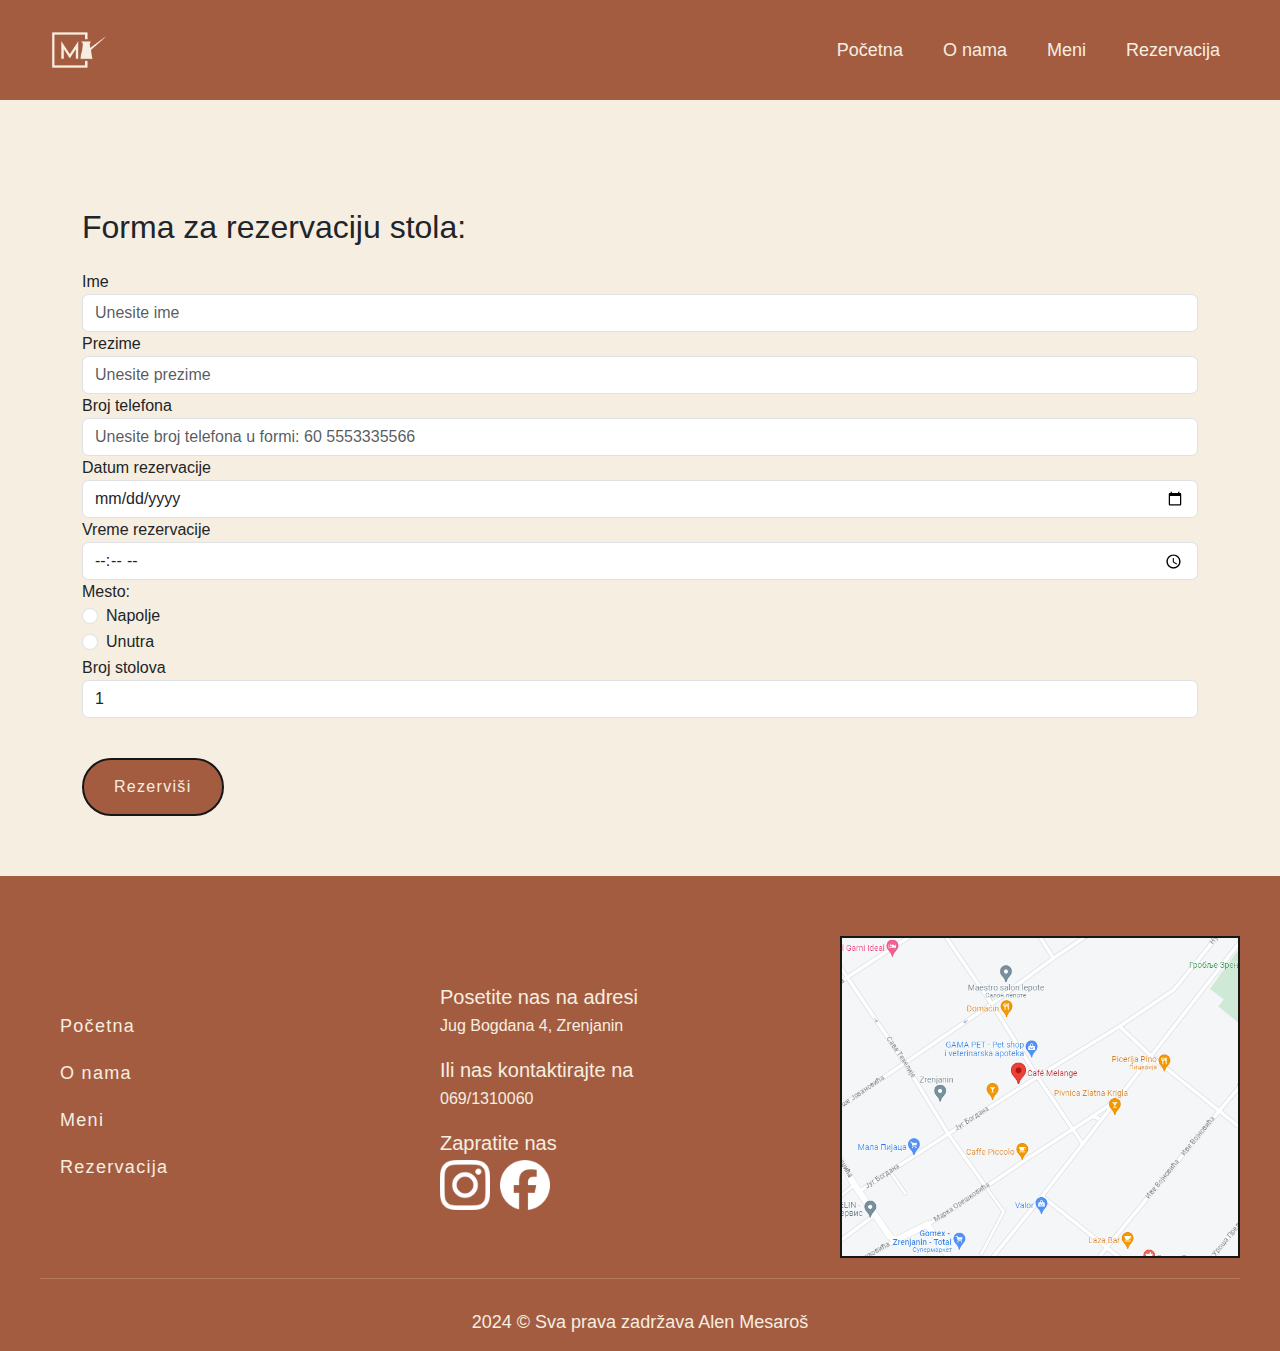
<file: kontaktirajte-nas.html>
<!DOCTYPE html>
<html lang="en">
  <head>
    <meta charset="UTF-8" />
    <meta name="viewport" content="width=device-width, initial-scale=1.0" />
    <link rel="shortcut icon" href="./slike/favicon.png" type="image/x-icon" />
    <link rel="stylesheet" href="./bootstrap-5.3.3-dist/css/bootstrap.css" />
    <link rel="stylesheet" href="style.css" />
    <link rel="stylesheet" href="phone.css" />
    <title>Kontaktirajte nas | Najbolja kafa u Zrenjaninu!</title>
    <meta name="description" content="Melange - kafić sa najboljom kafom u gradu! - Rezervišite sto kod nas!">
    <meta name="author" content="Alen Mesaroš">
  </head>
  <body>
    <nav id="navigacija">
      <div class="flex-kontejner">
        <div class="logo">
          <a href="#">
            <img src="./slike/logok.png" alt="logo kafica Melange" />
          </a>
        </div>
        <div class="hamb-meni">
          <img
            src="./slike/menu.png"
            alt="ikonica za otvaranje hamburger menija"
          />
        </div>
        <div class="navigacioni-meni">
          <div class="navigacioni-link">
            <a href="index.html">Početna</a>
            <div class="linija"></div>
          </div>
          <div class="navigacioni-link">
            <a href="o-nama.html">O nama</a>
            <div class="linija"></div>
          </div>
          <div class="navigacioni-link">
            <a href="meni.html">Meni</a>
            <div class="linija"></div>
          </div>
          <div class="navigacioni-link">
            <a href="kontaktirajte-nas.html">Rezervacija</a>
            <div class="linija"></div>
          </div>
        </div>
      </div>
    </nav>
    <section id="forma-za-rezervaciju">
      <div class="container mt-5">
        <h2 class="mb-4">Forma za rezervaciju stola:</h2>
        <form>
          <div class="form-group">
            <label for="ime">Ime</label>
            <input
              type="text"
              class="form-control"
              id="ime"
              placeholder="Unesite ime"
              required
              title="Ime može sadržati samo slova i maksimalno moze biti 30 karaktera dugacko"
            />
          </div>
          <div class="form-group">
            <label for="prezime">Prezime</label>
            <input
              type="text"
              class="form-control"
              id="prezime"
              placeholder="Unesite prezime"
              required
              pattern="[A-Za-zČčĆćĐđŠšŽž\s]{1,30}"
              title="Prezime može sadržati samo slova i maksimalno moze biti 30 karaktera dugacko"
            />
          </div>
          <div class="form-group">
            <label for="telefon">Broj telefona</label>
            <input
              type="tel"
              class="form-control"
              id="telefon"
              placeholder="Unesite broj telefona u formi: 60 5553335566"
              required
              pattern="[0-9]{8,13}"
              title="Broj telefona mora imati između 8 i 13 karaktera"
            />
          </div>
          <div class="form-group">
            <label for="datum">Datum rezervacije</label>
            <input type="date" class="form-control" id="datum" required />
          </div>
          <div class="form-group">
            <label for="vreme">Vreme rezervacije</label>
            <input type="time" class="form-control" id="vreme" required />
          </div>
          <div class="form-group">
            <label>Mesto:</label>
            <div class="form-check">
              <input
                class="form-check-input"
                type="radio"
                name="mesto"
                id="napolje"
                value="napolje"
                title="Izaberite bar jednu od opcija"
                required
              />
              <label class="form-check-label" for="napolje"> Napolje </label>
            </div>
            <div class="form-check">
              <input
                class="form-check-input"
                type="radio"
                name="mesto"
                id="unutra"
                title="Izaberite bar jednu od opcija"
                value="unustra"
              />
              <label class="form-check-label" for="unutra"> Unutra </label>
            </div>
          </div>
          <div class="form-group">
            <label for="brojStolova">Broj stolova</label>
            <input
              type="number"
              class="form-control"
              id="brojStolova"
              min="1"
              max="10"
              value="1"
              required
            />
          </div>
          <button type="submit" class="glavno-dugme">Rezerviši</button>
        </form>
      </div>
    </section>
    <section id="footer">
      <div class="kontejner">
        <div class="footer-grid-omotac">
          <div class="footer-meni">
            <a href="index.html" class="footer-link">Početna</a>
            <a href="o-nama.html" class="footer-link">O nama</a>
            <a href="meni.html" class="footer-link">Meni</a>
            <a href="kontaktirajte-nas.html" class="footer-link">Rezervacija</a>
          </div>
          <div class="kontakt-informacije">
            <h4>Posetite nas na adresi</h4>
            <p>Jug Bogdana 4, Zrenjanin</p>
            <h4>Ili nas kontaktirajte na</h4>
            <p>069/1310060</p>
            <h4>Zapratite nas</h4>
            <div class="socijalne-mreze">
              <div class="social-ikonica">
                <a
                  href="https://www.instagram.com/melange.023/"
                  target="_blank"
                >
                  <img
                    src="./slike/insta.jpg"
                    alt="ikonica instagrama koja vodi na instagram melange-a"
                  />
                </a>
              </div>
              <div class="social-ikonica">
                <a
                  href="https://www.facebook.com/cafemelange023"
                  target="_blank"
                >
                  <img
                    src="./slike/fb.png"
                    alt="ikonica facebooka koja vodi na facebook profil melange-a"
                  />
                </a>
              </div>
            </div>
          </div>
          <div class="mapa">
            <a
              target="_blank"
              href="https://www.google.com/maps/place/Caf%C3%A9+Melange/@45.3734669,20.3994844,17z/data=!3m1!4b1!4m6!3m5!1s0x475adb4dfb0eb55d:0x5d04c1df58b2dfce!8m2!3d45.3734632!4d20.4020593!16s%2Fg%2F1q66nsslh?entry=ttu"
            >
              <img
                src="./slike/mapa.png"
                alt="lokacija Melange lokala u Zrenjaninu"
              />
            </a>
          </div>
        </div>
        <div class="pravna-izjava">
          2024 &#169; Sva prava zadržava Alen Mesaroš
        </div>
      </div>
    </section>
  </body>
  <script src="app.js"></script>
</html>
</file>
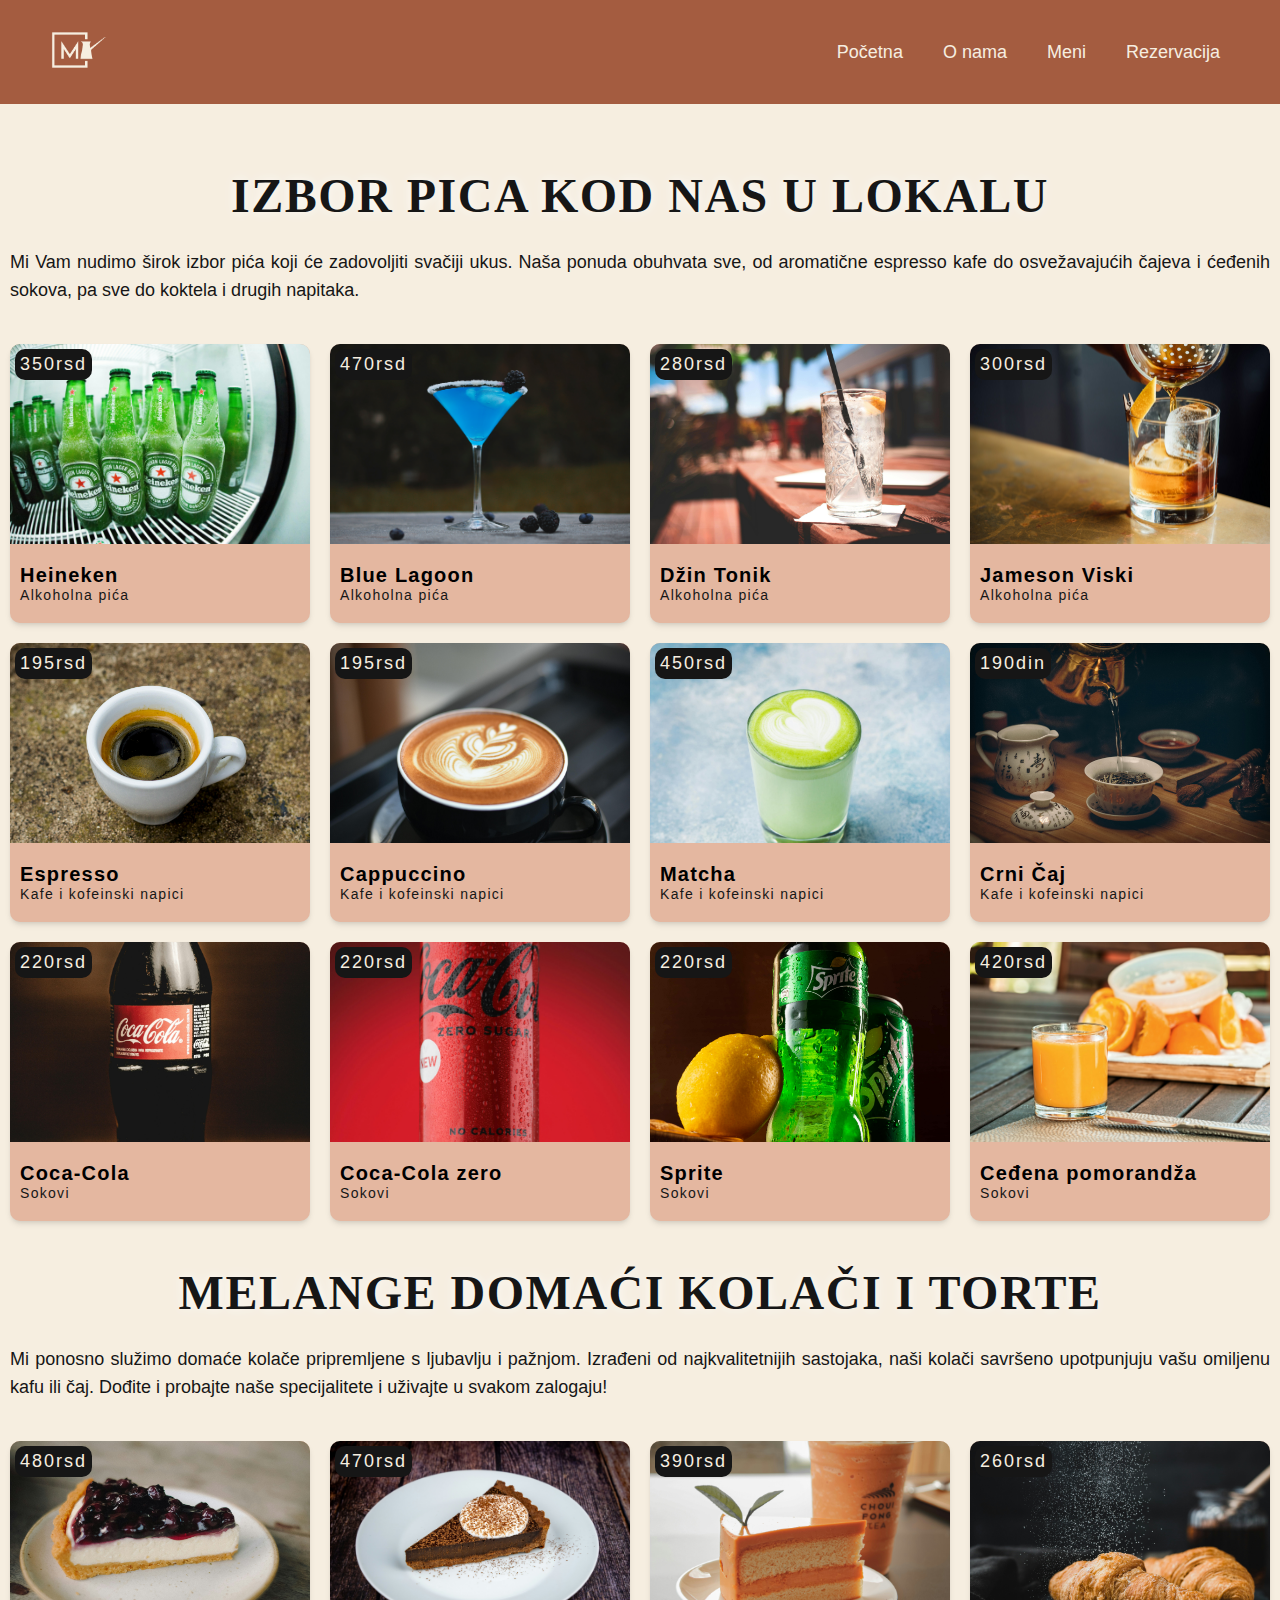
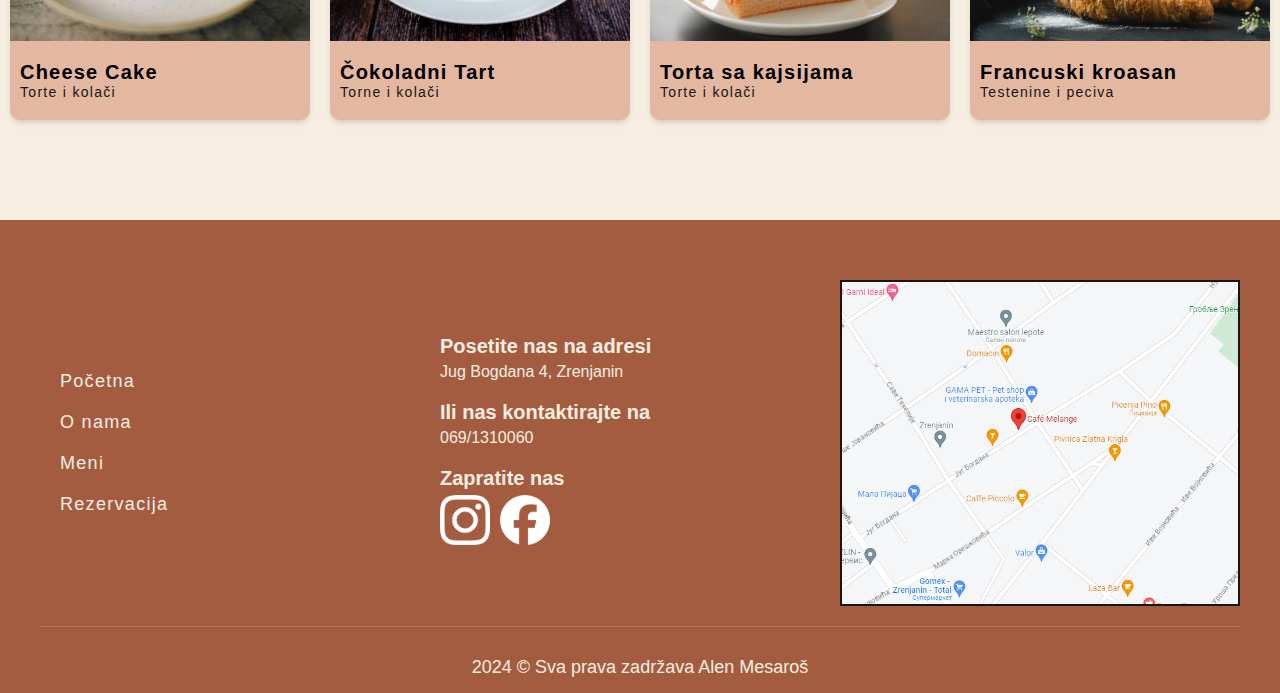
<file: meni.html>
<!DOCTYPE html>
<html lang="en">
  <head>
    <meta charset="UTF-8" />
    <meta name="viewport" content="width=device-width, initial-scale=1.0" />
    <link rel="shortcut icon" href="./slike/favicon.png" type="image/x-icon" />
    <link rel="stylesheet" href="style.css" />
    <link rel="stylesheet" href="phone.css" />
    <title>Melange Meni | Najbolja kafa u Zrenjaninu!</title>
    <meta name="description" content="Melange - kafić sa najboljom kafom u gradu! - Naš meni!">
    <meta name="author" content="Alen Mesaroš">
  </head>
  <body>
    <nav id="navigacija">
      <div class="flex-kontejner">
        <div class="logo">
          <a href="#">
            <img src="./slike/logok.png" alt="logo kafica Melange" />
          </a>
        </div>
        <div class="hamb-meni">
          <img
            src="./slike/menu.png"
            alt="ikonica za otvaranje hamburger menija"
          />
        </div>
        <div class="navigacioni-meni">
          <div class="navigacioni-link">
            <a href="index.html">Početna</a>
            <div class="linija"></div>
          </div>
          <div class="navigacioni-link">
            <a href="o-nama.html">O nama</a>
            <div class="linija"></div>
          </div>
          <div class="navigacioni-link">
            <a href="meni.html">Meni</a>
            <div class="linija"></div>
          </div>
          <div class="navigacioni-link">
            <a href="kontaktirajte-nas.html">Rezervacija</a>
            <div class="linija"></div>
          </div>
        </div>
      </div>
    </nav>

    <section id="meni-pica">
      <div class="kontejner">
        <h2 class="naslov-sekcije">Izbor pica kod nas u lokalu</h2>
        <p class="meni-tekst">
          Mi Vam nudimo širok izbor pića koji će zadovoljiti svačiji ukus. Naša
          ponuda obuhvata sve, od aromatične espresso kafe do osvežavajućih
          čajeva i ćeđenih sokova, pa sve do koktela i drugih napitaka.
        </p>

        <div class="grid-meni">
          <div class="kartica-meni">
            <img
              class="slika-proizvoda"
              src="./slike/alk1.jpg"
              alt="Heineker 0.33l flasa"
            />
            <div class="tekst">
              <h4 class="naziv-proizvoda">Heineken</h4>
              <p class="kategorija">Alkoholna pića</p>
            </div>
            <div class="cena">350rsd</div>
          </div>
          <div class="kartica-meni">
            <img
              class="slika-proizvoda"
              src="./slike/bluelagood.jpg"
              alt="blue lagoon koktel u finoj casi"
            />
            <div class="tekst">
              <h4 class="naziv-proizvoda">Blue Lagoon</h4>
              <p class="kategorija">Alkoholna pića</p>
            </div>
            <div class="cena">470rsd</div>
          </div>
          <div class="kartica-meni">
            <img
              class="slika-proizvoda"
              src="./slike/dzin-tonik.jpg"
              alt="Dzin tonik savrsen za topla leta"
            />
            <div class="tekst">
              <h4 class="naziv-proizvoda">Džin Tonik</h4>
              <p class="kategorija">Alkoholna pića</p>
            </div>
            <div class="cena">280rsd</div>
          </div>
          <div class="kartica-meni">
            <img class="slika-proizvoda" src="./slike/viski.jpg" alt="Savrseno hladan Jameson viski" />
            <div class="tekst">
              <h4 class="naziv-proizvoda">Jameson Viski</h4>
              <p class="kategorija">Alkoholna pića</p>
            </div>
            <div class="cena">300rsd</div>
          </div>
          <div class="kartica-meni">
            <img class="slika-proizvoda" src="./slike/esspresso.jpg" alt="Espresso kafa" />
            <div class="tekst">
              <h4 class="naziv-proizvoda">Espresso</h4>
              <p class="kategorija">Kafe i kofeinski napici</p>
            </div>
            <div class="cena">195rsd</div>
          </div>
          <div class="kartica-meni">
            <img class="slika-proizvoda" src="./slike/duzi-sa.jpg" alt="Cappuccino latte art" />
            <div class="tekst">
              <h4 class="naziv-proizvoda">Cappuccino</h4>
              <p class="kategorija">Kafe i kofeinski napici</p>
            </div>
            <div class="cena">195rsd</div>
          </div>
          <div class="kartica-meni">
            <img
              class="slika-proizvoda"
              src="./slike/zeleni-koktel.jpg"
              alt="Zelena matcha"
            />
            <div class="tekst">
              <h4 class="naziv-proizvoda">Matcha</h4>
              <p class="kategorija">Kafe i kofeinski napici</p>
            </div>
            <div class="cena">450rsd</div>
          </div>
          <div class="kartica-meni">
            <img class="slika-proizvoda" src="./slike/caj.jpg" alt="Topli napitak - caj" />
            <div class="tekst">
              <h4 class="naziv-proizvoda">Crni Čaj</h4>
              <p class="kategorija">Kafe i kofeinski napici</p>
            </div>
            <div class="cena">190din</div>
          </div>
          <div class="kartica-meni">
            <img class="slika-proizvoda" src="./slike/cola.jpg" alt="Coca-Cola" />
            <div class="tekst">
              <h4 class="naziv-proizvoda">Coca-Cola</h4>
              <p class="kategorija">Sokovi</p>
            </div>
            <div class="cena">220rsd</div>
          </div>
          <div class="kartica-meni">
            <img class="slika-proizvoda" src="./slike/cola-zero.jpg" alt="Coca-Cola zero" />
            <div class="tekst">
              <h4 class="naziv-proizvoda">Coca-Cola zero</h4>
              <p class="kategorija">Sokovi</p>
            </div>
            <div class="cena">220rsd</div>
          </div>
          <div class="kartica-meni">
            <img class="slika-proizvoda" src="./slike/sprite.jpg" alt="Sprite" />
            <div class="tekst">
              <h4 class="naziv-proizvoda">Sprite</h4>
              <p class="kategorija">Sokovi</p>
            </div>
            <div class="cena">220rsd</div>
          </div>
          <div class="kartica-meni">
            <img class="slika-proizvoda" src="./slike/cedjena.jpg" alt="Cedjena pomorandža" />
            <div class="tekst">
              <h4 class="naziv-proizvoda">Ceđena pomorandža</h4>
              <p class="kategorija">Sokovi</p>
            </div>
            <div class="cena">420rsd</div>
          </div>
        </div>
        <h2 class="naslov-sekcije">Melange domaći kolači i torte</h2>
        <p class="meni-tekst">
          Mi ponosno služimo domaće kolače pripremljene s ljubavlju i pažnjom.
          Izrađeni od najkvalitetnijih sastojaka, naši kolači savršeno
          upotpunjuju vašu omiljenu kafu ili čaj. Dođite i probajte naše
          specijalitete i uživajte u svakom zalogaju!
        </p>
        <div class="grid-meni">
          <div class="kartica-meni">
            <img
              class="slika-proizvoda"
              src="./slike/chees-cake.jpg"
              alt="Chees-cake torta"
            />
            <div class="tekst">
              <h4 class="naziv-proizvoda">Cheese Cake</h4>
              <p class="kategorija">Torte i kolači</p>
            </div>
            <div class="cena">480rsd</div>
          </div>
          <div class="kartica-meni">
            <img
              class="slika-proizvoda"
              src="./slike/coko-kolaz.jpg"
              alt="cokoladni tart"
            />
            <div class="tekst">
              <h4 class="naziv-proizvoda">Čokoladni Tart</h4>
              <p class="kategorija">Torne i kolači</p>
            </div>
            <div class="cena">470rsd</div>
          </div>
          <div class="kartica-meni">
            <img
              class="slika-proizvoda"
              src="./slike/vocna-torta.jpg"
              alt="Vocna torta sa kajsijama"
            />
            <div class="tekst">
              <h4 class="naziv-proizvoda">Torta sa kajsijama</h4>
              <p class="kategorija">Torte i kolači</p>
            </div>
            <div class="cena">390rsd</div>
          </div>
          <div class="kartica-meni">
            <img class="slika-proizvoda" src="./slike/kroasan.jpg" alt="Francuski kroasan" />
            <div class="tekst">
              <h4 class="naziv-proizvoda">Francuski kroasan</h4>
              <p class="kategorija">Testenine i peciva</p>
            </div>
            <div class="cena">260rsd</div>
          </div>
        </div>
      </div>
    </section>
    <section id="footer">
      <div class="kontejner">
        <div class="footer-grid-omotac">
          <div class="footer-meni">
            <a href="index.html" class="footer-link">Početna</a>
            <a href="o-nama.html" class="footer-link">O nama</a>
            <a href="meni.html" class="footer-link">Meni</a>
            <a href="kontaktirajte-nas.html" class="footer-link">Rezervacija</a>
          </div>
          <div class="kontakt-informacije">
            <h4>Posetite nas na adresi</h4>
            <p>Jug Bogdana 4, Zrenjanin</p>
            <h4>Ili nas kontaktirajte na</h4>
            <p>069/1310060</p>
            <h4>Zapratite nas</h4>
            <div class="socijalne-mreze">
              <div class="social-ikonica">
                <a
                  href="https://www.instagram.com/melange.023/"
                  target="_blank"
                >
                  <img
                    src="./slike/insta.jpg"
                    alt="ikonica instagrama koja vodi na instagram melange-a"
                  />
                </a>
              </div>
              <div class="social-ikonica">
                <a
                  href="https://www.facebook.com/cafemelange023"
                  target="_blank"
                >
                  <img
                    src="./slike/fb.png"
                    alt="ikonica facebooka koja vodi na facebook profil melange-a"
                  />
                </a>
              </div>
            </div>
          </div>
          <div class="mapa">
            <a
              target="_blank"
              href="https://www.google.com/maps/place/Caf%C3%A9+Melange/@45.3734669,20.3994844,17z/data=!3m1!4b1!4m6!3m5!1s0x475adb4dfb0eb55d:0x5d04c1df58b2dfce!8m2!3d45.3734632!4d20.4020593!16s%2Fg%2F1q66nsslh?entry=ttu"
            >
              <img
                src="./slike/mapa.png"
                alt="lokacija Melange lokala u Zrenjaninu"
              />
            </a>
          </div>
        </div>
        <div class="pravna-izjava">
          2024 &#169; Sva prava zadržava Alen Mesaroš
        </div>
      </div>
    </section>
  </body>
  <script src="app.js"></script>
</html>
</file>
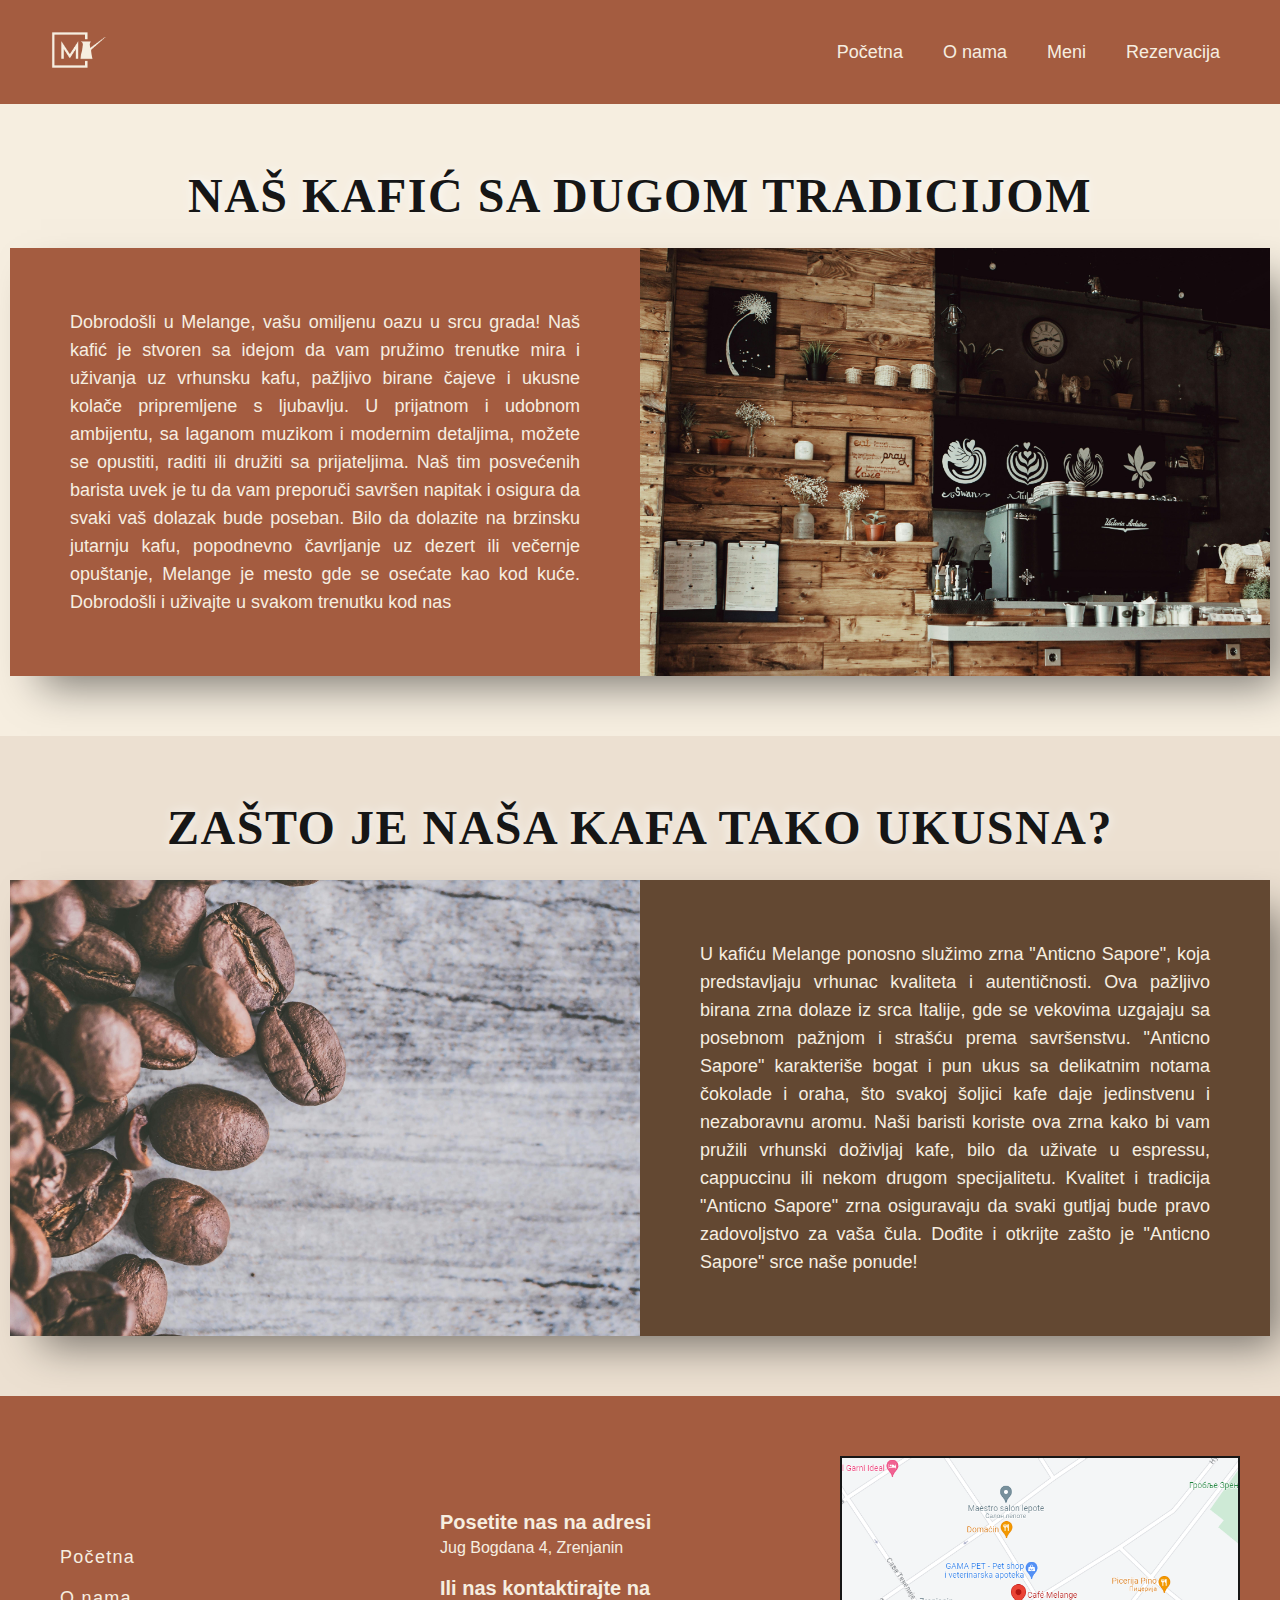
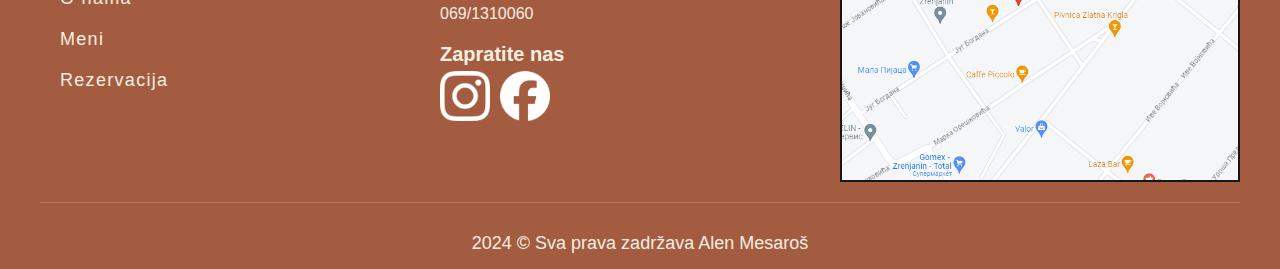
<file: o-nama.html>
<!DOCTYPE html>
<html lang="en">
  <head>
    <meta charset="UTF-8" />
    <meta name="viewport" content="width=device-width, initial-scale=1.0" />
    <link rel="shortcut icon" href="./slike/favicon.png" type="image/x-icon" />
    <link rel="stylesheet" href="style.css" />
    <link rel="stylesheet" href="phone.css" />
    <title>O Melange-u | Najbolja kafa u Zrenjaninu!</title>
    <meta name="description" content="Melange - kafić sa najboljom kafom u gradu! - O nama i o našem zrnu!">
    <meta name="author" content="Alen Mesaroš">
  </head>
  <body>
    <nav id="navigacija">
      <div class="flex-kontejner">
        <div class="logo">
          <a href="#">
            <img src="./slike/logok.png" alt="logo kafica Melange" />
          </a>
        </div>
        <div class="hamb-meni">
          <img
            src="./slike/menu.png"
            alt="ikonica za otvaranje hamburger menija"
          />
        </div>
        <div class="navigacioni-meni">
          <div class="navigacioni-link">
            <a href="index.html">Početna</a>
            <div class="linija"></div>
          </div>
          <div class="navigacioni-link">
            <a href="o-nama.html">O nama</a>
            <div class="linija"></div>
          </div>
          <div class="navigacioni-link">
            <a href="meni.html">Meni</a>
            <div class="linija"></div>
          </div>
          <div class="navigacioni-link">
            <a href="kontaktirajte-nas.html">Rezervacija</a>
            <div class="linija"></div>
          </div>
        </div>
      </div>
    </nav>

    <section id="o-nama">
      <h2 class="naslov-sekcije">Naš kafić sa dugom tradicijom</h2>
      <div class="grid-kartica">
        <div class="strana-sa-tekstom">
          <p class="o-nama-tekst">
            Dobrodošli u Melange, vašu omiljenu oazu u srcu grada! Naš kafić je
            stvoren sa idejom da vam pružimo trenutke mira i uživanja uz
            vrhunsku kafu, pažljivo birane čajeve i ukusne kolače pripremljene s
            ljubavlju. U prijatnom i udobnom ambijentu, sa laganom muzikom i
            modernim detaljima, možete se opustiti, raditi ili družiti sa
            prijateljima. Naš tim posvećenih barista uvek je tu da vam preporuči
            savršen napitak i osigura da svaki vaš dolazak bude poseban. Bilo da
            dolazite na brzinsku jutarnju kafu, popodnevno čavrljanje uz dezert
            ili večernje opuštanje, Melange je mesto gde se osećate kao kod
            kuće. Dobrodošli i uživajte u svakom trenutku kod nas
          </p>
        </div>
        <div class="strana-sa-slikom">
          <img
            class="o-nama-slika"
            src="./slike/kafic.jpg"
            alt="dekoraciona fotografija kafica"
          />
        </div>
      </div>
    </section>
    <section id="o-nasem-zrnu">
      <h2 class="naslov-sekcije">Zašto je naša kafa tako ukusna?</h2>
      <div class="grid-kartica">
        <div class="strana-sa-slikom">
          <img
            class="o-nama-slika"
            src="./slike/kafa-zrno.jpg"
            alt="dekoraciona fotografija zrna kafe"
          />
        </div>
        <div class="strana-sa-tekstom tamnija">
          <p class="o-nama-tekst">
            U kafiću Melange ponosno služimo zrna "Anticno Sapore", koja
            predstavljaju vrhunac kvaliteta i autentičnosti. Ova pažljivo birana
            zrna dolaze iz srca Italije, gde se vekovima uzgajaju sa posebnom
            pažnjom i strašću prema savršenstvu. "Anticno Sapore" karakteriše
            bogat i pun ukus sa delikatnim notama čokolade i oraha, što svakoj
            šoljici kafe daje jedinstvenu i nezaboravnu aromu. Naši baristi
            koriste ova zrna kako bi vam pružili vrhunski doživljaj kafe, bilo
            da uživate u espressu, cappuccinu ili nekom drugom specijalitetu.
            Kvalitet i tradicija "Anticno Sapore" zrna osiguravaju da svaki
            gutljaj bude pravo zadovoljstvo za vaša čula. Dođite i otkrijte
            zašto je "Anticno Sapore" srce naše ponude!
          </p>
        </div>
      </div>
    </section>
    <section id="footer">
      <div class="kontejner">
        <div class="footer-grid-omotac">
          <div class="footer-meni">
            <a href="index.html" class="footer-link">Početna</a>
            <a href="o-nama.html" class="footer-link">O nama</a>
            <a href="meni.html" class="footer-link">Meni</a>
            <a href="kontaktirajte-nas.html" class="footer-link">Rezervacija</a>
          </div>
          <div class="kontakt-informacije">
            <h4>Posetite nas na adresi</h4>
            <p>Jug Bogdana 4, Zrenjanin</p>
            <h4>Ili nas kontaktirajte na</h4>
            <p>069/1310060</p>
            <h4>Zapratite nas</h4>
            <div class="socijalne-mreze">
              <div class="social-ikonica">
                <a
                  href="https://www.instagram.com/melange.023/"
                  target="_blank"
                >
                  <img
                    src="./slike/insta.jpg"
                    alt="ikonica instagrama koja vodi na instagram melange-a"
                  />
                </a>
              </div>
              <div class="social-ikonica">
                <a
                  href="https://www.facebook.com/cafemelange023"
                  target="_blank"
                >
                  <img
                    src="./slike/fb.png"
                    alt="ikonica facebooka koja vodi na facebook profil melange-a"
                  />
                </a>
              </div>
            </div>
          </div>
          <div class="mapa">
            <a
              target="_blank"
              href="https://www.google.com/maps/place/Caf%C3%A9+Melange/@45.3734669,20.3994844,17z/data=!3m1!4b1!4m6!3m5!1s0x475adb4dfb0eb55d:0x5d04c1df58b2dfce!8m2!3d45.3734632!4d20.4020593!16s%2Fg%2F1q66nsslh?entry=ttu"
            >
              <img
                src="./slike/mapa.png"
                alt="lokacija Melange lokala u Zrenjaninu"
              />
            </a>
          </div>
        </div>
        <div class="pravna-izjava">
          2024 &#169; Sva prava zadržava Alen Mesaroš
        </div>
      </div>
    </section>
  </body>
  <script src="app.js"></script>
</html>
</file>
<file: style.css>
* {
  margin: 0;
  padding: 0;
  box-sizing: border-box;
}

body {
  background-color: #f6eee0;
  font-family: "Gill Sans", "Gill Sans MT", Calibri, "Trebuchet MS", sans-serif;
  --sb-track-color: #f6eee0;
  --sb-thumb-color: #a45c40;
  --sb-size: 10px;
}

body::-webkit-scrollbar {
  width: var(--sb-size);
}

body::-webkit-scrollbar-track {
  background: var(--sb-track-color);
  border-radius: 3px;
}

body::-webkit-scrollbar-thumb {
  background: var(--sb-thumb-color);
  border-radius: 3px;
  border: 1px solid #ffffff;
}

.flex-kontejner {
  max-width: 1260px;
  margin: auto;
  display: flex;
  padding: 10px 20px;
  justify-content: space-between;
  align-items: center;
}

#navigacija {
  background-color: #a45c40;
}

.logo {
  max-width: 80px;
}

.logo img {
  width: 100%;
}

.hamb-meni {
  width: 40px;
  display: none;
}

.hamb-meni img {
  width: 100%;
  height: 100%;
}

.navigacioni-meni {
  display: flex;
  flex-direction: row;
  justify-content: center;
  align-items: center;
  margin-right: 10px;
}

.navigacioni-link {
  padding: 5px;
  margin: 0px 15px 0px 15px;
  position: relative;
}

.navigacioni-link a {
  text-decoration: none;
  color: #f6eee0;
  font-size: 18px;
  font-family: "Gill Sans", "Gill Sans MT", Calibri, "Trebuchet MS", sans-serif;
}

.navigacioni-link .linija {
  width: 0%;
  height: 2px;
  border-radius: 10px;
  background-color: #f6eee0;
  position: absolute;
  bottom: 0;
  left: 0;
  transition: all 0.4s ease-in-out;
}

.navigacioni-link:hover .linija {
  width: 100%;
}

#hero-sekcija {
  padding: 60px 40px;
}

.kontejner {
  max-width: 1260px;
  margin: auto;
}

.grid-omotac-hero {
  display: grid;
  grid-template-columns: repeat(2, 1fr);
  height: 70vh;
}

/* ovo "ne utice" na levu stranu jer leva strana zapravo ima samo jedan child element */
.grid-leva-strana,
.grid-desna-strana {
  display: flex;
  flex-direction: column;
  justify-content: center;
  align-items: center;
}

.grid-desna-strana {
  position: relative;
  overflow: hidden;
  padding-right: 60px;
}

.glavni-tekst-omotac {
  padding: 10px 80px 10px 40px;
  color: #161616;
}

.glavni-naslov {
  font-size: 64px;
  font-family: "Times New Roman", Times, serif;
  font-weight: bold;
  letter-spacing: 1.5px;
  line-height: 64px;
  margin-bottom: 20px;
  animation: uletTekstaSDesna 0.8s ease-in-out;
}

.glavni-tekst {
  font-size: 18px;
  font-family: "Segoe UI", Tahoma, Geneva, Verdana, sans-serif;
  text-align: justify;
  margin-bottom: 60px;
  line-height: 28px;
  animation: uletTekstaSDesna 1.2s ease-in-out;
}

.glavno-dugme {
  padding: 15px 30px;
  background-color: #a45c40;
  color: #f6eee0;
  border-radius: 30px;
  border: 2px solid #161616;
  text-decoration: none;
  font-family: "Segoe UI", Tahoma, Geneva, Verdana, sans-serif;
  letter-spacing: 1.3px;
  transition: all 0.4s ease-in-out;
}

.glavno-dugme:hover {
  color: #161616;
  background-color: #e4b7a0;
  border-color: #a45c40;
}

.slajder {
  width: 100%;
  height: 50%;
  display: flex;
  justify-content: center;
  align-items: center;
}

.slajdovi {
  width: 400%;
  height: 100%;
  display: flex;
  position: relative;
}

.slajd {
  width: 100%;
  height: 100%;
  position: absolute;
  top: 0;
  left: 0;
  opacity: 0;
  transition: opacity 1s ease;
}

.slajd.aktivan {
  opacity: 1;
  position: relative;
}

.slajder-slika {
  width: 100%;
  height: 100%;
  object-fit: cover;
  object-position: center;
  -webkit-box-shadow: 20px 20px 40px -11px rgba(0, 0, 0, 0.5);
  -moz-box-shadow: 20px 20px 40px -11px rgba(0, 0, 0, 0.5);
  box-shadow: 20px 20px 40px -11px rgba(0, 0, 0, 0.5);
  animation: upadSlike 1.2s ease-in-out;
}

#eventovi {
  background-color: #e4b7a0;
  padding: 60px 40px;
}

.naslov-sekcije {
  font-size: 48px;
  text-transform: uppercase;
  text-shadow: 0 0 15px rgba(255, 255, 255, 0.5),
    0 0 10px rgba(255, 255, 255, 0.5), 7px 40px 3px rgba(41, 18, 11, 0);
  color: #161616;
  text-align: center;
  font-family: "Times New Roman", Times, serif;
  font-weight: bold;
  letter-spacing: 1.5px;
  line-height: 64px;
  margin-bottom: 20px;
}

.event-grid-omotac {
  margin-top: 40px;
  display: grid;
  grid-template-columns: repeat(auto-fit, minmax(350px, 1fr));
  grid-gap: 16px;
}

.kartica {
  display: grid;
  grid-template-rows: subgrid;
  grid-row: span 3;
  background-color: #f6eee0;
  padding-bottom: 40px;
  overflow: hidden;
  border-radius: 30px;
  -webkit-box-shadow: 20px 20px 40px -11px rgba(0, 0, 0, 0.5);
  -moz-box-shadow: 20px 20px 40px -11px rgba(0, 0, 0, 0.5);
  box-shadow: 20px 20px 40px -11px rgba(0, 0, 0, 0.5);
  animation: animacijaKartice 0.6s ease-in-out;
}

.druga {
  animation-duration: 1.2s;
}

.treca {
  animation-duration: 1.8s;
}

.event-slika img {
  width: 100%;
  height: 100%;
  object-fit: cover;
}

.event-naslov {
  font-size: 24px;
  font-family: "Segoe UI", Tahoma, Geneva, Verdana, sans-serif;
  text-align: center;
  margin: 20px 10px;
}

.event-tekst {
  padding: 10px 40px;
  text-align: justify;
}

#footer {
  background-color: #a45c40;
  padding: 60px 40px 10px 40px;
}

.footer-grid-omotac {
  display: grid;
  grid-template-columns: repeat(3, 1fr);
  padding-bottom: 20px;
}

.footer-meni {
  display: flex;
  flex-direction: column;
  justify-content: center;
  align-items: start;
}

.footer-link {
  padding: 10px 20px;
  text-decoration: none;
  letter-spacing: 1.3px;
  color: #f6eee0;
  font-size: 18px;
  font-family: "Segoe UI", Tahoma, Geneva, Verdana, sans-serif;
}

.kontakt-informacije {
  display: flex;
  flex-direction: column;
  justify-content: center;
  align-items: start;
  color: #f6eee0;
  font-size: 18px;
  font-family: "Segoe UI", Tahoma, Geneva, Verdana, sans-serif;
}

.kontakt-informacije h4 {
  margin-bottom: 5px;
  font-size: 20px;
}
.kontakt-informacije p {
  margin-bottom: 20px;
  font-size: 16px;
}

.socijalne-mreze {
  display: flex;
  flex-direction: row;
  gap: 10px;
}

.social-ikonica {
  max-width: 50px;
}

.social-ikonica img {
  width: 100%;
}

.mapa img {
  width: 100%;
  height: 100%;
  border: #161616 2px solid;
}

.pravna-izjava {
  color: #f6eee0;
  font-size: 18px;
  font-family: "Segoe UI", Tahoma, Geneva, Verdana, sans-serif;
  text-align: center;
  padding: 30px 20px 5px 20px;
  border-top: #f6eee031 1px solid;
}

/* ANIMACIJE */

@keyframes uletTekstaSDesna {
  from {
    transform: translateX(-200px);
    opacity: 0;
  }

  to {
    transform: translateX(0px);
    opacity: 1;
  }
}

@keyframes upadSlike {
  from {
    transform: translateY(-200px);
    opacity: 0;
  }

  to {
    transform: translateY(0px);
    opacity: 1;
  }
}

@keyframes animacijaKartice {
  from {
    transform: translateY(-100px);
    opacity: 0;
  }

  to {
    transform: translateY(0px);
    opacity: 1;
  }
}

/* O nama stranica */
#o-nama {
  padding: 60px 10px;
  background-color: #f6eee0;
}

.grid-kartica {
  display: grid;
  grid-template-columns: repeat(2, 1fr);
  max-width: 1260px;
  margin: auto;
  -webkit-box-shadow: 20px 20px 40px -11px rgba(0, 0, 0, 0.5);
  -moz-box-shadow: 20px 20px 40px -11px rgba(0, 0, 0, 0.5);
  box-shadow: 20px 20px 40px -11px rgba(0, 0, 0, 0.5);
  animation: gridKartricaAnimacija 1s ease-in-out;
  transition: all 0.5s ease-in-out;
}

.grid-kartica:hover {
  scale: 1.1;
  box-shadow: inset 0 0 50px #f6eee0, inset 20px 0 80px #a45c40,
    inset -20px 0 80px #e4b7a0, inset 20px 0 300px #a45c40,
    inset -20px 0 300px #e4b7a0, 0 0 50px #f6eee0, -10px 0 80px #a45c40,
    10px 0 80px #e4b7a0;
}

.o-nama-slika {
  width: 100%;
  height: 100%;
  object-fit: cover;
}

.strana-sa-tekstom {
  padding: 60px;
  display: flex;
  justify-content: center;
  align-items: center;
  flex-direction: column;
  background-color: #a45c40;
  transition: all 0.5s ease-in-out;
}

.strana-sa-tekstom.tamnija {
  background-color: #634832;
}

.o-nama-tekst {
  text-align: justify;
  font-family: "Segoe UI", Tahoma, Geneva, Verdana, sans-serif;
  font-size: 18px;
  font-weight: 400;
  color: #f6eee0;
  line-height: 28px;
}

#o-nasem-zrnu {
  padding: 60px 10px;
  background-color: #ece0d1;
}

@keyframes gridKartricaAnimacija {
  from {
    transform: rotateX(180deg);
    opacity: 0;
  }

  to {
    transform: rotateX(0deg);
    opacity: 1;
  }
}

/* Meni stranica */
#meni-pica {
  padding: 60px 10px;
  background-color: #f6eee0;
}

.meni-tekst {
  text-align: justify;
  font-family: "Segoe UI", Tahoma, Geneva, Verdana, sans-serif;
  font-size: 18px;
  font-weight: 400;
  color: #161616;
  line-height: 28px;
  margin-bottom: 40px;
}

.grid-meni {
  display: grid;
  grid-template-columns: repeat(4, 1fr);
  grid-template-rows: auto;
  grid-gap: 20px;

  margin-bottom: 40px;
}

.kartica-meni {
  display: flex;
  flex-direction: column;
  justify-content: center;
  align-items: start;
  background-color: #e4b7a0;
  border-radius: 10px;
  overflow: hidden;
  position: relative;
  box-shadow: 0 4px 6px -1px rgb(0 0 0 / 0.1), 0 2px 4px -2px rgb(0 0 0 / 0.1);
}
.kartica-meni:hover {
  box-shadow: 0 20px 25px -5px rgb(0 0 0 / 0.1),
    0 8px 10px -6px rgb(0 0 0 / 0.1);
}

.tekst {
  padding: 20px 10px 20px 10px;
}

.slika-proizvoda {
  width: 100%;
  height: 100%;
  max-height: 200px;
  object-fit: cover;
}

.kategorija {
  color: #161616;
  font-weight: 100;
  font-family: "Segoe UI", Tahoma, Geneva, Verdana, sans-serif;
  font-size: 14px;
  letter-spacing: 1.3px;
}

.naziv-proizvoda {
  font-family: "Segoe UI", Tahoma, Geneva, Verdana, sans-serif;
  font-size: 20px;
  letter-spacing: 1.2px;
  font-weight: bold;
}

.cena {
  position: absolute;
  top: 5px;
  left: 5px;
  padding: 5px;
  border-radius: 10px;
  font-size: 18px;
  font-weight: 500;
  font-family: "Segoe UI", Tahoma, Geneva, Verdana, sans-serif;
  letter-spacing: 2px;
  color: #f6eee0;
  background-color: #161616;
}

#forma-za-rezervaciju {
  padding: 60px 10px;
}

#brojStolova {
  margin-bottom: 40px;
}
</file>
<file: phone.css>
@media (max-width: 576px) {
  .navigacioni-meni {
    display: none;
  }

  .navigacioni-meni.otvoren {
    position: fixed;
    top: 0;
    left: 0;
    z-index: 100;
    height: 100vh;
    width: 100vw;
    background-color: #a45c40;
    display: flex;
    flex-direction: column;
    justify-content: center;
    align-items: center;
  }

  .hamb-meni {
    display: block;
    box-sizing: content-box;
    padding: 20px;
    position: relative;
    z-index: 101;
  }

  #hero-sekcija {
    padding: 60px 0px;
  }

  .grid-omotac-hero {
    grid-template-columns: auto;
    height: auto;
  }

  .glavni-tekst-omotac {
    padding: 20px;
    display: flex;
    flex-direction: column;
    align-items: center;
    justify-content: center;
  }

  .glavni-naslov {
    font-size: 32px;
    line-height: 34px;
    text-align: center;
  }

  .glavni-tekst {
    font-size: 16px;
    line-height: 24px;
  }

  .grid-desna-strana {
    height: 50vh;
    padding: 20px;
  }

  #eventovi {
    padding: 60px 20px;
  }

  .naslov-sekcije {
    font-size: 32px;
    line-height: 34px;
  }

  .event-grid-omotac {
    grid-template-columns: repeat(auto-fit, minmax(280px, 1fr));
  }

  #footer {
    padding: 20px;
  }
  .footer-grid-omotac {
    grid-template-columns: auto;
  }

  .kontakt-informacije {
    padding-top: 20px;
    margin-top: 20px;
    border-top: #f6eee031 1px solid;
  }

  .mapa {
    padding-top: 20px;
    margin-top: 20px;
    border-top: #f6eee031 1px solid;
  }

  /* O nama stranica */

  .grid-kartica {
    grid-template-columns: none;
    grid-template-rows: repeat(2, auto);
  }

  .strana-sa-tekstom {
    padding: 30px;
  }

  .strana-sa-slikom {
    height: 400px;
  }

  /* meni stranica */
  .grid-meni {
    display: -ms-inline-grid;
    display: -moz-inline-grid;
    grid-template-columns: repeat(auto-fit, minmax(200px, 1fr));
    grid-gap: 20px;
    justify-items: center;
  }

  .kartica-meni {
    width: 200px;
  }
}
</file>
